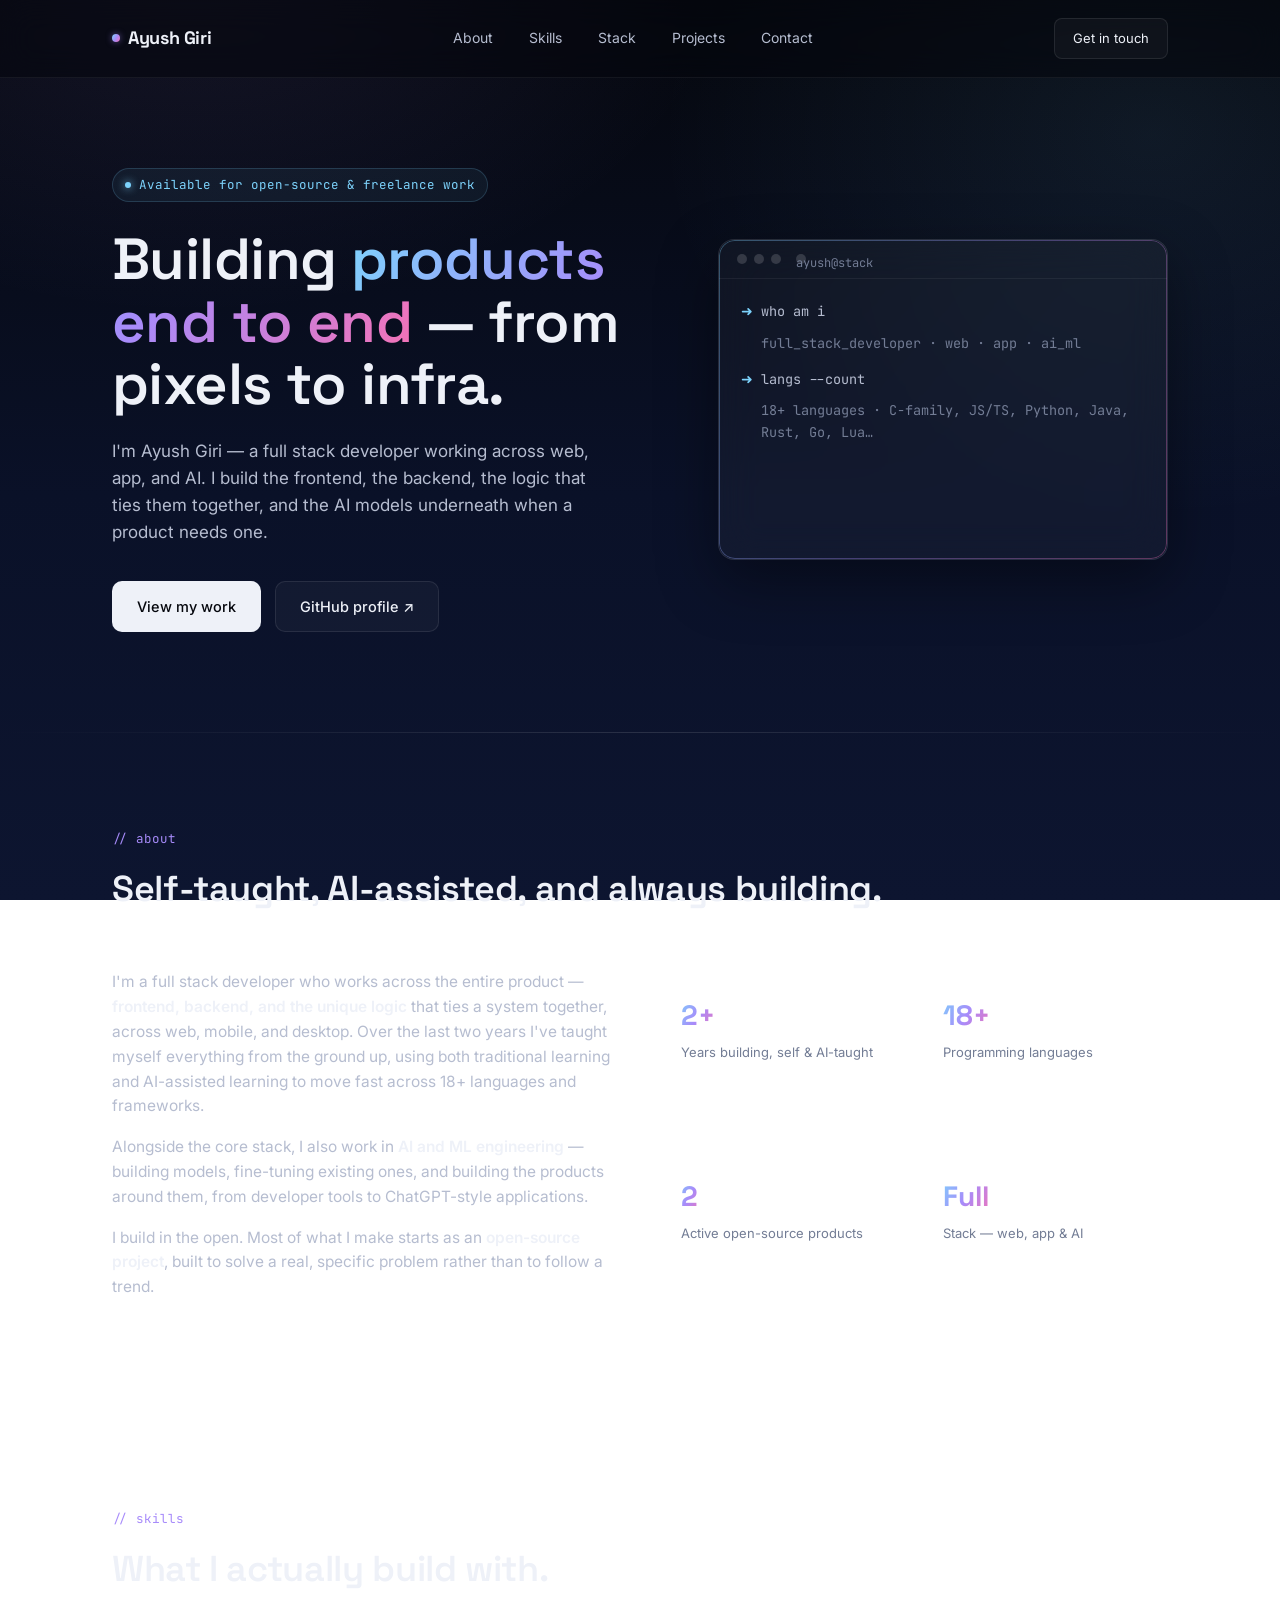
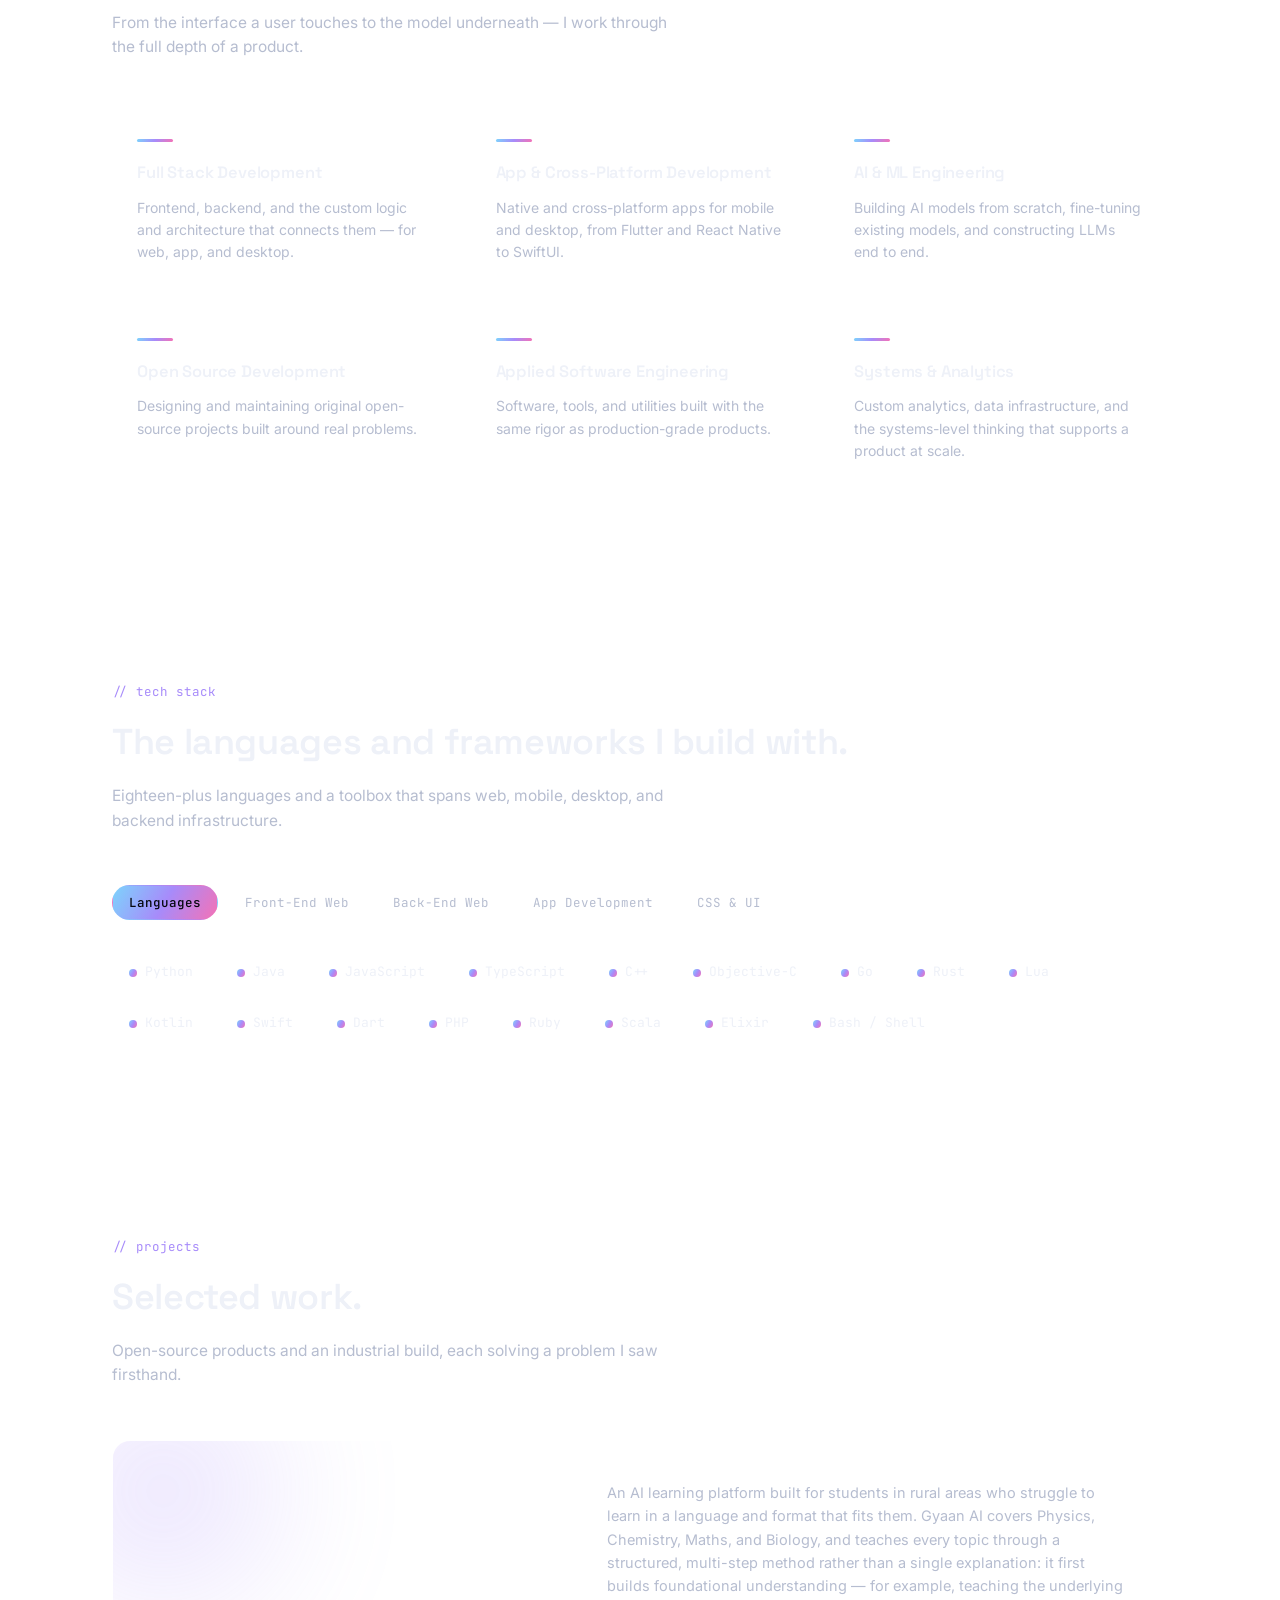
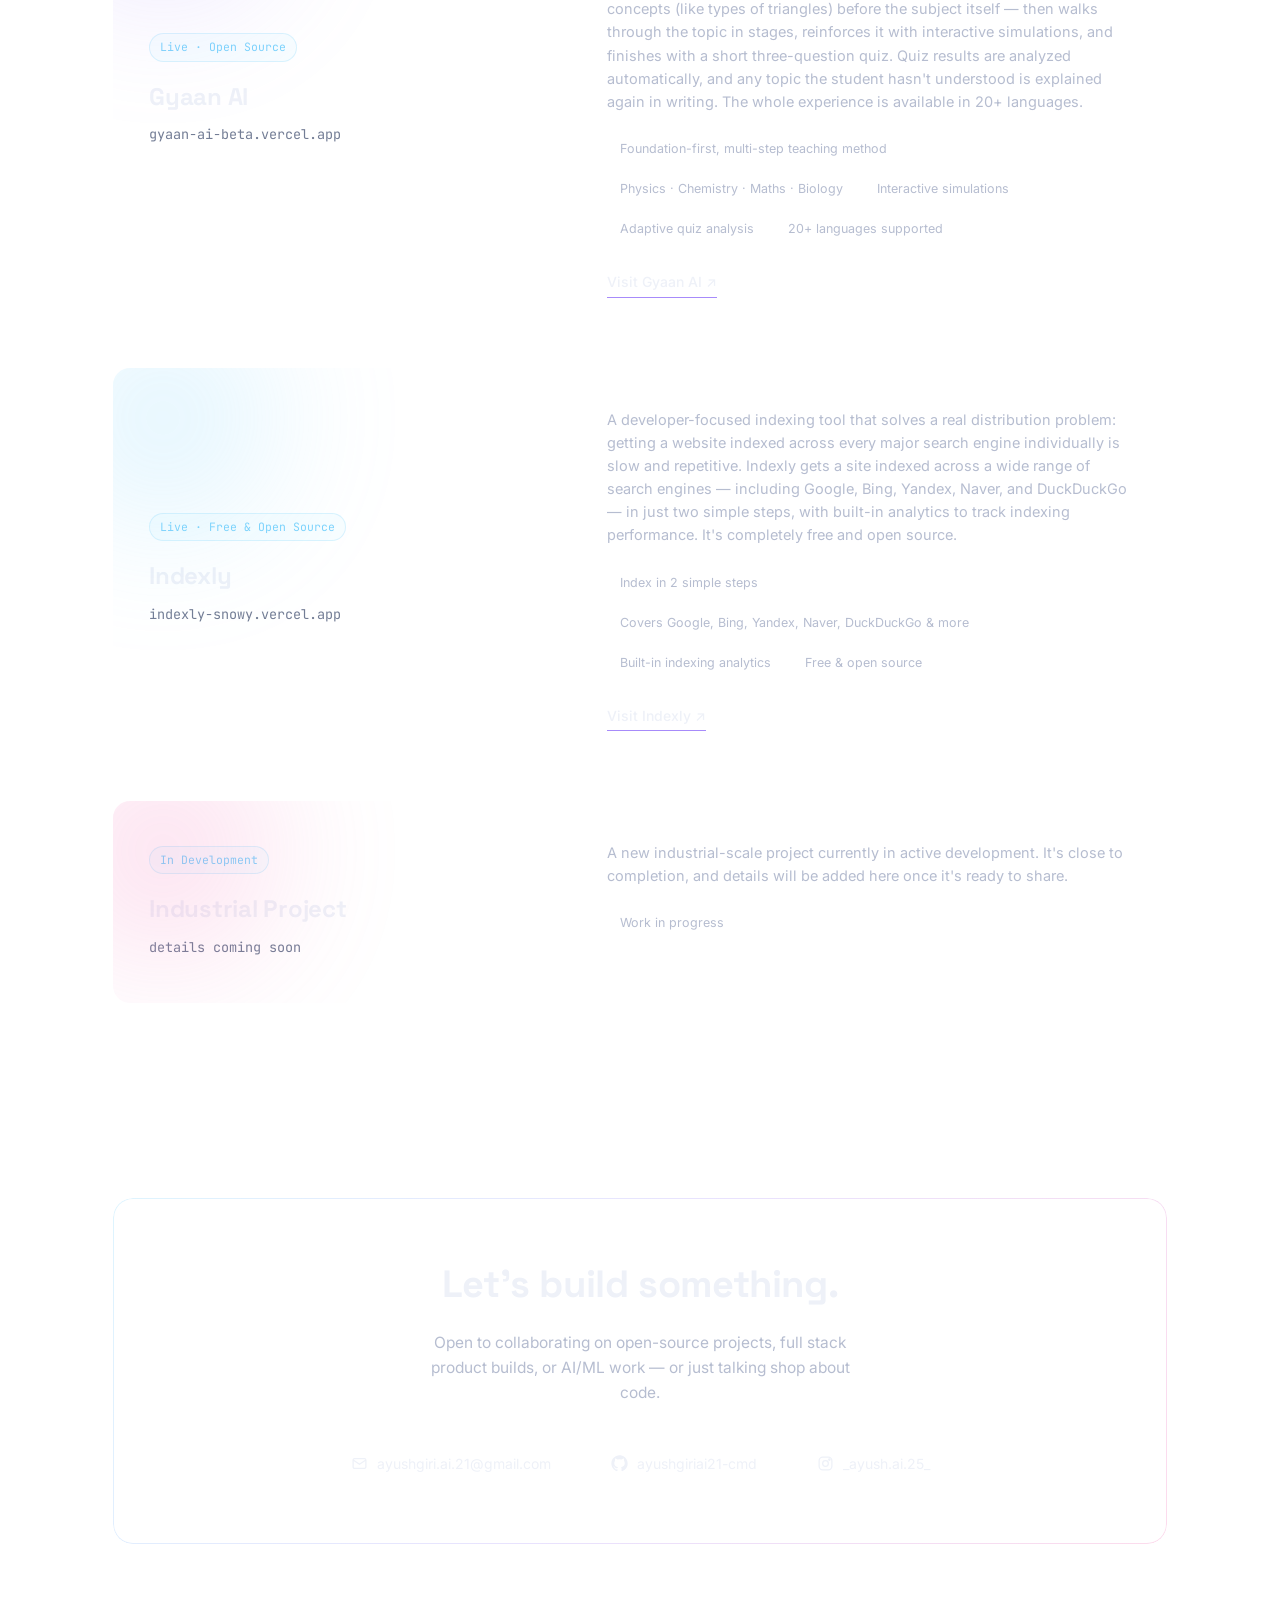
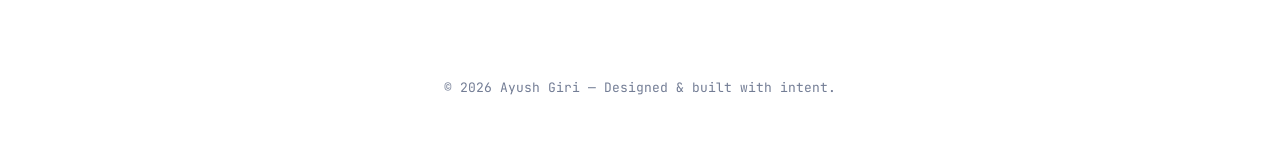
<file: index.html>
<!DOCTYPE html>
<html lang="en">
<head>
<meta charset="UTF-8" />
<meta name="viewport" content="width=device-width, initial-scale=1.0" />
<title>Ayush Giri — Full Stack Developer</title>
<meta name="description" content="Ayush Giri — Full Stack Developer building across web, app, and AI. 18+ languages, open-source products including Gyaan AI and Indexly." />

<!-- Google Fonts used across the whole site (see style.css :root for where each is applied) -->
<link rel="preconnect" href="https://fonts.googleapis.com">
<link rel="preconnect" href="https://fonts.gstatic.com" crossorigin>
<link href="https://fonts.googleapis.com/css2?family=Space+Grotesk:wght@400;500;600;700&family=Inter:wght@400;500;600&family=JetBrains+Mono:wght@400;500&display=swap" rel="stylesheet">

<!-- All visual styling lives in style.css. Colors/fonts are set once at
     the top of that file (:root variables) and used everywhere. -->
<link rel="stylesheet" href="style.css">
</head>
<body>

<!-- ============================================================
     NAV BAR
     "Ayush Giri" text + the small glowing dot both come from .logo.
     Add/remove a link in .nav-links to add a new nav item — just
     make sure the href="#id" matches a section id further down.
     ============================================================ -->
<header>
  <nav>
    <a href="#top" class="logo"><span class="dot"></span>Ayush Giri</a>
    <div class="nav-links">
      <a href="#about">About</a>
      <a href="#skills">Skills</a>
      <a href="#stack">Stack</a>
      <a href="#projects">Projects</a>
      <a href="#contact">Contact</a>
    </div>
    <a href="#contact" class="nav-cta">Get in touch</a>
  </nav>
</header>

<main id="top">

  <!-- ============================================================
       HERO SECTION
       - Edit the headline, sub-text, and the two buttons directly below.
       - Wrap any word(s) in <span class="accent">...</span> to give
         them the rainbow gradient highlight (see "products end to end").
       - The terminal card on the right is 100% generated by script.js —
         to change what it "types", edit the termScript array at the
         top of script.js, NOT this HTML.
       ============================================================ -->
  <section class="hero">
    <div class="wrap hero-grid">
      <div>
        <span class="eyebrow"><span class="pulse"></span>Available for open-source & freelance work</span>
        <h1>Building <span class="accent">products end to end</span> — from pixels to infra.</h1>
        <p class="lede">I'm Ayush Giri — a full stack developer working across web, app, and AI. I build the frontend, the backend, the logic that ties them together, and the AI models underneath when a product needs one.</p>
        <div class="hero-actions">
          <a href="#projects" class="btn btn-primary">View my work</a>
          <a href="https://github.com/ayushgiriai21-cmd" target="_blank" rel="noopener" class="btn btn-ghost">GitHub profile ↗</a>
        </div>
      </div>

      <!-- term-body is intentionally empty — script.js fills it in live -->
      <div class="term-card">
        <div class="term-bar">
          <span></span><span></span><span></span>
          <span class="title">ayush@stack</span>
        </div>
        <div class="term-body" id="term-body"></div>
      </div>
    </div>
  </section>

  <hr class="hairline" />

  <!-- ============================================================
       ABOUT SECTION
       - Edit the 3 paragraphs in .about-text freely.
       - To add/change a stat card (the "2+", "18+" boxes), copy one
         <div class="stat-card">...</div> block. Layout is automatic.
       ============================================================ -->
  <section id="about">
    <div class="wrap">
      <div class="section-head reveal">
        <span class="section-tag">// about</span>
        <h2>Self-taught, AI-assisted, and always building.</h2>
      </div>
      <div class="about-grid">
        <div class="about-text reveal">
          <p>I'm a full stack developer who works across the entire product — <strong>frontend, backend, and the unique logic</strong> that ties a system together, across web, mobile, and desktop. Over the last two years I've taught myself everything from the ground up, using both traditional learning and AI-assisted learning to move fast across 18+ languages and frameworks.</p>
          <p>Alongside the core stack, I also work in <strong>AI and ML engineering</strong> — building models, fine-tuning existing ones, and building the products around them, from developer tools to ChatGPT-style applications.</p>
          <p>I build in the open. Most of what I make starts as an <strong>open-source project</strong>, built to solve a real, specific problem rather than to follow a trend.</p>
        </div>

        <!-- STAT CARDS: copy a whole <div class="stat-card"> block to add a new one -->
        <div class="stat-row reveal">
          <div class="stat-card">
            <div class="num">2+</div>
            <div class="label">Years building, self &amp; AI-taught</div>
          </div>
          <div class="stat-card">
            <div class="num">18+</div>
            <div class="label">Programming languages</div>
          </div>
          <div class="stat-card">
            <div class="num">2</div>
            <div class="label">Active open-source products</div>
          </div>
          <div class="stat-card">
            <div class="num">Full</div>
            <div class="label">Stack — web, app &amp; AI</div>
          </div>
        </div>
      </div>
    </div>
  </section>

  <hr class="hairline" />

  <!-- ============================================================
       SKILLS SECTION
       To add a new skill card, copy one whole
         <div class="skill-card reveal"> ... </div>
       block (needs .icon-bar, <h3>, <p>). The grid auto-adjusts.
       ============================================================ -->
  <section id="skills">
    <div class="wrap">
      <div class="section-head reveal">
        <span class="section-tag">// skills</span>
        <h2>What I actually build with.</h2>
        <p>From the interface a user touches to the model underneath — I work through the full depth of a product.</p>
      </div>
      <div class="skills-grid">
        <div class="skill-card reveal">
          <div class="icon-bar"></div>
          <h3>Full Stack Development</h3>
          <p>Frontend, backend, and the custom logic and architecture that connects them — for web, app, and desktop.</p>
        </div>
        <div class="skill-card reveal">
          <div class="icon-bar"></div>
          <h3>App &amp; Cross-Platform Development</h3>
          <p>Native and cross-platform apps for mobile and desktop, from Flutter and React Native to SwiftUI.</p>
        </div>
        <div class="skill-card reveal">
          <div class="icon-bar"></div>
          <h3>AI &amp; ML Engineering</h3>
          <p>Building AI models from scratch, fine-tuning existing models, and constructing LLMs end to end.</p>
        </div>
        <div class="skill-card reveal">
          <div class="icon-bar"></div>
          <h3>Open Source Development</h3>
          <p>Designing and maintaining original open-source projects built around real problems.</p>
        </div>
        <div class="skill-card reveal">
          <div class="icon-bar"></div>
          <h3>Applied Software Engineering</h3>
          <p>Software, tools, and utilities built with the same rigor as production-grade products.</p>
        </div>
        <div class="skill-card reveal">
          <div class="icon-bar"></div>
          <h3>Systems &amp; Analytics</h3>
          <p>Custom analytics, data infrastructure, and the systems-level thinking that supports a product at scale.</p>
        </div>
      </div>
    </div>
  </section>

  <hr class="hairline" />

  <!-- ============================================================
       TECH STACK SECTION (tabbed)
       HOW TO ADD A NEW TAB (e.g. "Databases"):
         1. Add a button in .stack-tabs:
              <button class="stack-tab" data-tab="db">Databases</button>
         2. Add a matching panel anywhere below it:
              <div class="stack-panel" id="panel-db"> ... your chips ... </div>
         script.js already handles the click-to-switch logic for ANY
         tab/panel pair that follows this data-tab / id="panel-X" pattern
         — no JavaScript edits needed.

       HOW TO ADD A NEW ITEM INSIDE A TAB:
         Just add another <span class="chip">Name</span> inside the
         relevant .chip-row. Wraps automatically.
       ============================================================ -->
  <section id="stack">
    <div class="wrap">
      <div class="section-head reveal">
        <span class="section-tag">// tech stack</span>
        <h2>The languages and frameworks I build with.</h2>
        <p>Eighteen-plus languages and a toolbox that spans web, mobile, desktop, and backend infrastructure.</p>
      </div>

      <div class="reveal">
        <!-- TABS: each button's data-tab must match a panel's id="panel-X" below -->
        <div class="stack-tabs" role="tablist">
          <button class="stack-tab active" data-tab="langs">Languages</button>
          <button class="stack-tab" data-tab="frontend">Front-End Web</button>
          <button class="stack-tab" data-tab="backend">Back-End Web</button>
          <button class="stack-tab" data-tab="app">App Development</button>
          <button class="stack-tab" data-tab="ui">CSS &amp; UI</button>
        </div>

        <!-- LANGUAGES TAB -->
        <div class="stack-panel active" id="panel-langs">
          <div class="langs-band">
            <span class="lang-pill"><span class="swatch"></span>Python</span>
            <span class="lang-pill"><span class="swatch"></span>Java</span>
            <span class="lang-pill"><span class="swatch"></span>JavaScript</span>
            <span class="lang-pill"><span class="swatch"></span>TypeScript</span>
            <span class="lang-pill"><span class="swatch"></span>C++</span>
            <span class="lang-pill"><span class="swatch"></span>Objective-C</span>
            <span class="lang-pill"><span class="swatch"></span>Go</span>
            <span class="lang-pill"><span class="swatch"></span>Rust</span>
            <span class="lang-pill"><span class="swatch"></span>Lua</span>
            <span class="lang-pill"><span class="swatch"></span>Kotlin</span>
            <span class="lang-pill"><span class="swatch"></span>Swift</span>
            <span class="lang-pill"><span class="swatch"></span>Dart</span>
            <span class="lang-pill"><span class="swatch"></span>PHP</span>
            <span class="lang-pill"><span class="swatch"></span>Ruby</span>
            <span class="lang-pill"><span class="swatch"></span>Scala</span>
            <span class="lang-pill"><span class="swatch"></span>Elixir</span>
            <span class="lang-pill"><span class="swatch"></span>Bash / Shell</span>
          </div>
        </div>

        <!-- FRONT-END WEB TAB -->
        <div class="stack-panel" id="panel-frontend">
          <div class="stack-group">
            <span class="group-label">// core &amp; SSR frameworks</span>
            <div class="chip-row">
              <span class="chip">React.js</span>
              <span class="chip">Angular</span>
              <span class="chip">Vue.js</span>
              <span class="chip">Svelte</span>
              <span class="chip">Next.js</span>
              <span class="chip">Nuxt.js</span>
              <span class="chip">SvelteKit</span>
              <span class="chip">Remix</span>
              <span class="chip">Astro</span>
              <span class="chip">Gatsby</span>
              <span class="chip">Qwik</span>
            </div>
          </div>
          <div class="stack-group">
            <span class="group-label">// lightweight &amp; specialized</span>
            <div class="chip-row">
              <span class="chip">SolidJS</span>
              <span class="chip">Preact</span>
              <span class="chip">Ember.js</span>
              <span class="chip">Backbone.js</span>
              <span class="chip">Alpine.js</span>
              <span class="chip">Lit</span>
              <span class="chip">HTMX</span>
              <span class="chip">jQuery</span>
              <span class="chip">Blazor WebAssembly</span>
            </div>
          </div>
        </div>

        <!-- BACK-END WEB TAB -->
        <div class="stack-panel" id="panel-backend">
          <div class="stack-group">
            <span class="group-label">// node &amp; python</span>
            <div class="chip-row">
              <span class="chip">Express.js</span>
              <span class="chip">NestJS</span>
              <span class="chip">Koa.js</span>
              <span class="chip">Fastify</span>
              <span class="chip">AdonisJS</span>
              <span class="chip">Sails.js</span>
              <span class="chip">Strapi</span>
              <span class="chip">Django</span>
              <span class="chip">Flask</span>
              <span class="chip">FastAPI</span>
              <span class="chip">Sanic</span>
            </div>
          </div>
          <div class="stack-group">
            <span class="group-label">// jvm, .net, ruby &amp; php</span>
            <div class="chip-row">
              <span class="chip">Spring Boot</span>
              <span class="chip">Play Framework</span>
              <span class="chip">ASP.NET Core</span>
              <span class="chip">Laravel</span>
              <span class="chip">Symfony</span>
              <span class="chip">CodeIgniter</span>
              <span class="chip">CakePHP</span>
              <span class="chip">Ruby on Rails</span>
              <span class="chip">Sinatra</span>
            </div>
          </div>
          <div class="stack-group">
            <span class="group-label">// go, rust &amp; elixir</span>
            <div class="chip-row">
              <span class="chip">Fiber</span>
              <span class="chip">Gin</span>
              <span class="chip">Echo</span>
              <span class="chip">Rocket</span>
              <span class="chip">Actix-web</span>
              <span class="chip">Phoenix</span>
            </div>
          </div>
        </div>

        <!-- APP DEVELOPMENT TAB -->
        <div class="stack-panel" id="panel-app">
          <div class="stack-group">
            <span class="group-label">// cross-platform &amp; native</span>
            <div class="chip-row">
              <span class="chip">Flutter</span>
              <span class="chip">React Native</span>
              <span class="chip">SwiftUI</span>
              <span class="chip">Jetpack Compose</span>
              <span class="chip">Ionic</span>
              <span class="chip">.NET MAUI</span>
              <span class="chip">NativeScript</span>
              <span class="chip">Expo</span>
              <span class="chip">Qt</span>
              <span class="chip">Android SDK</span>
            </div>
          </div>
          <div class="stack-group">
            <span class="group-label">// desktop</span>
            <div class="chip-row">
              <span class="chip">Electron</span>
              <span class="chip">Tauri</span>
            </div>
          </div>
          <div class="stack-group">
            <span class="group-label">// backend-as-a-service</span>
            <div class="chip-row">
              <span class="chip">Firebase</span>
              <span class="chip">Supabase</span>
              <span class="chip">Appwrite</span>
              <span class="chip">AWS Amplify</span>
              <span class="chip">LoopBack</span>
              <span class="chip">Meteor</span>
            </div>
          </div>
        </div>

        <!-- CSS & UI TAB -->
        <div class="stack-panel" id="panel-ui">
          <div class="chip-row">
            <span class="chip">Tailwind CSS</span>
            <span class="chip">Bootstrap</span>
            <span class="chip">Material-UI</span>
            <span class="chip">Chakra UI</span>
            <span class="chip">Bulma</span>
            <span class="chip">Semantic UI</span>
            <span class="chip">Foundation</span>
            <span class="chip">Ant Design</span>
            <span class="chip">DaisyUI</span>
            <span class="chip">PrimeReact / PrimeVue</span>
          </div>
        </div>
      </div>
    </div>
  </section>

  <hr class="hairline" />

  <!-- ============================================================
       PROJECTS SECTION
       TO ADD A NEW PROJECT: copy one ENTIRE block below, from
       <div class="project-card pX reveal"> down to its closing </div>.
         1. Change "pX" to a new unique class, e.g. "p4"
         2. In style.css, add ONE line for its glow color:
              .p4 .glow { background: var(--prism-cyan); }   (or any color)
         3. Edit the tagchip / title / link / description / feature pills
       That's it — no other layout work needed, it matches automatically.
       ============================================================ -->
  <section id="projects">
    <div class="wrap">
      <div class="section-head reveal">
        <span class="section-tag">// projects</span>
        <h2>Selected work.</h2>
        <p>Open-source products and an industrial build, each solving a problem I saw firsthand.</p>
      </div>

      <!-- PROJECT 1: Gyaan AI -->
      <div class="project-card p1 reveal">
        <div class="project-visual p1">
          <div class="glow"></div>
          <span class="tagchip">Live · Open Source</span>
          <h3>Gyaan AI</h3>
          <div class="sub">gyaan-ai-beta.vercel.app</div>
        </div>
        <div class="project-content">
          <p>An AI learning platform built for students in rural areas who struggle to learn in a language and format that fits them. Gyaan AI covers Physics, Chemistry, Maths, and Biology, and teaches every topic through a structured, multi-step method rather than a single explanation: it first builds foundational understanding — for example, teaching the underlying concepts (like types of triangles) before the subject itself — then walks through the topic in stages, reinforces it with interactive simulations, and finishes with a short three-question quiz. Quiz results are analyzed automatically, and any topic the student hasn't understood is explained again in writing. The whole experience is available in 20+ languages.</p>
          <div class="feats">
            <span class="feat">Foundation-first, multi-step teaching method</span>
            <span class="feat">Physics · Chemistry · Maths · Biology</span>
            <span class="feat">Interactive simulations</span>
            <span class="feat">Adaptive quiz analysis</span>
            <span class="feat">20+ languages supported</span>
          </div>
          <a href="https://gyaan-ai-beta.vercel.app" target="_blank" rel="noopener" class="project-link">Visit Gyaan AI ↗</a>
        </div>
      </div>

      <!-- PROJECT 2: Indexly -->
      <div class="project-card p2 reveal">
        <div class="project-visual p2">
          <div class="glow"></div>
          <span class="tagchip">Live · Free &amp; Open Source</span>
          <h3>Indexly</h3>
          <div class="sub">indexly-snowy.vercel.app</div>
        </div>
        <div class="project-content">
          <p>A developer-focused indexing tool that solves a real distribution problem: getting a website indexed across every major search engine individually is slow and repetitive. Indexly gets a site indexed across a wide range of search engines — including Google, Bing, Yandex, Naver, and DuckDuckGo — in just two simple steps, with built-in analytics to track indexing performance. It's completely free and open source.</p>
          <div class="feats">
            <span class="feat">Index in 2 simple steps</span>
            <span class="feat">Covers Google, Bing, Yandex, Naver, DuckDuckGo &amp; more</span>
            <span class="feat">Built-in indexing analytics</span>
            <span class="feat">Free &amp; open source</span>
          </div>
          <a href="https://indexly-snowy.vercel.app" target="_blank" rel="noopener" class="project-link">Visit Indexly ↗</a>
        </div>
      </div>

      <!-- PROJECT 3: Industrial Project (placeholder until it ships) -->
      <div class="project-card p3 reveal">
        <div class="project-visual p3">
          <div class="glow"></div>
          <span class="tagchip">In Development</span>
          <h3>Industrial Project</h3>
          <div class="sub">details coming soon</div>
        </div>
        <div class="project-content">
          <p>A new industrial-scale project currently in active development. It's close to completion, and details will be added here once it's ready to share.</p>
          <div class="feats">
            <span class="feat">Work in progress</span>
          </div>
        </div>
      </div>

      <!-- ADD YOUR NEXT PROJECT HERE — copy a whole block above this comment -->
    </div>
  </section>

  <hr class="hairline" />

  <!-- ============================================================
       CONTACT SECTION
       To add a new contact method, copy one <a class="social-pill">
       block (needs an <svg> icon + label text). All icons here are
       official, brand-style outline icons (free to use, no license
       needed) so everything stays visually consistent.
       ============================================================ -->
  <section id="contact">
    <div class="wrap">
      <div class="contact-card reveal">
        <h2>Let's build something.</h2>
        <p>Open to collaborating on open-source projects, full stack product builds, or AI/ML work — or just talking shop about code.</p>
        <div class="social-row">

          <!-- Email -->
          <a href="mailto:ayushgiri.ai.21@gmail.com" class="social-pill">
            <svg viewBox="0 0 24 24" fill="none" stroke="currentColor" stroke-width="1.8"><rect x="3" y="5" width="18" height="14" rx="2"/><path d="m3 7 9 6 9-6"/></svg>
            ayushgiri.ai.21@gmail.com
          </a>

          <!-- GitHub -->
          <a href="https://github.com/ayushgiriai21-cmd" target="_blank" rel="noopener" class="social-pill">
            <svg viewBox="0 0 24 24" fill="currentColor"><path d="M12 .5C5.73.5.5 5.74.5 12.02c0 5.02 3.29 9.28 7.86 10.78.58.1.79-.25.79-.56 0-.28-.01-1.02-.02-2-3.2.7-3.88-1.54-3.88-1.54-.52-1.33-1.28-1.68-1.28-1.68-1.04-.72.08-.7.08-.7 1.15.08 1.76 1.18 1.76 1.18 1.03 1.76 2.7 1.26 3.36.96.1-.75.4-1.26.73-1.55-2.56-.29-5.25-1.28-5.25-5.7 0-1.26.45-2.28 1.18-3.09-.12-.29-.51-1.46.11-3.04 0 0 .97-.31 3.18 1.18a11.02 11.02 0 0 1 5.79 0c2.2-1.49 3.17-1.18 3.17-1.18.63 1.58.24 2.75.12 3.04.74.81 1.18 1.83 1.18 3.09 0 4.43-2.7 5.4-5.27 5.69.42.36.78 1.08.78 2.17 0 1.57-.02 2.83-.02 3.22 0 .31.21.67.8.56A10.53 10.53 0 0 0 23.5 12c0-6.27-5.23-11.5-11.5-11.5Z"/></svg>
            ayushgiriai21-cmd
          </a>

          <!-- Instagram -->
          <a href="https://instagram.com/_ayush.ai.25_" target="_blank" rel="noopener" class="social-pill">
            <svg viewBox="0 0 24 24" fill="none" stroke="currentColor" stroke-width="1.8"><rect x="3" y="3" width="18" height="18" rx="5"/><circle cx="12" cy="12" r="4"/><circle cx="17.5" cy="6.5" r="1"/></svg>
            _ayush.ai.25_
          </a>

          <!-- ADD YOUR NEXT SOCIAL/CONTACT LINK HERE — copy a whole <a class="social-pill"> block -->
        </div>
      </div>
    </div>
  </section>

</main>

<footer>
  <div class="wrap">
    <span class="mono">© 2026 Ayush Giri — Designed &amp; built with intent.</span>
  </div>
</footer>

<!-- All interactive behavior (scroll-reveal, tab switching, terminal
     typewriter) lives in script.js, loaded once at the very end. -->
<script src="script.js"></script>

</body>
</html>
</file>
<file: style.css>
/* ============================================================
   AYUSH GIRI — PORTFOLIO STYLESHEET
   ============================================================
   HOW THIS FILE IS ORGANIZED
   - All colors/fonts live in :root as variables. Change a color
     ONCE here and it updates everywhere on the site automatically.
   - Below that, styles are grouped by section, in the same order
     they appear on the page (Nav, Hero, About, Skills, Stack,
     Projects, Contact, Footer, Responsive).
   - Classes are reusable "building blocks" (e.g. .chip, .feat,
     .stat-card). To add new content, reuse these classes in
     index.html instead of inventing new ones — see the comments
     in index.html for exactly where to copy/paste.
   ============================================================ */

/* ------------------------------------------------------------
   THEME VARIABLES — edit colors/fonts here, nowhere else.
   These are used everywhere via var(--name). Change a value on
   the left and every element using it updates automatically.
   ------------------------------------------------------------ */
:root {
  --bg-black: #05070d;         /* darkest background tone */
  --bg-navy: #0a1128;          /* mid background tone */
  --bg-navy-2: #0d1530;        /* lightest background tone (bottom of page) */

  --glass-fill: rgba(255,255,255,0.035);        /* default "glass" card background */
  --glass-fill-strong: rgba(255,255,255,0.06);  /* glass background on hover */
  --glass-border: rgba(255,255,255,0.09);       /* default glass card border */

  --text-hi: #eef1f8;   /* main heading / high-emphasis text */
  --text-mid: #b6bdd0;  /* body / paragraph text */
  --text-low: #737d95;  /* muted / label / caption text */

  /* the "rainbow glass" prism accent colors used for borders, glows, gradients */
  --prism-cyan: #7dd3fc;
  --prism-violet: #a78bfa;
  --prism-pink: #f472b6;
  --prism-gradient: linear-gradient(120deg, var(--prism-cyan), var(--prism-violet), var(--prism-pink));
}

/* ------------------------------------------------------------
   RESET & BASE — global defaults for the whole page
   ------------------------------------------------------------ */
* { margin: 0; padding: 0; box-sizing: border-box; }

html { scroll-behavior: smooth; } /* smooth scroll when clicking nav links */

body {
  background:
    radial-gradient(ellipse 900px 600px at 15% -5%, rgba(167,139,250,0.10), transparent 60%),
    radial-gradient(ellipse 900px 700px at 90% 15%, rgba(125,211,252,0.08), transparent 55%),
    linear-gradient(180deg, var(--bg-black) 0%, var(--bg-navy) 55%, var(--bg-navy-2) 100%);
  background-attachment: fixed;
  color: var(--text-hi);
  font-family: 'Inter', sans-serif;
  line-height: 1.6;
  overflow-x: hidden;
  min-height: 100vh;
}

::selection { background: rgba(167,139,250,0.35); color: #fff; }

a { color: inherit; text-decoration: none; }

/* .wrap = the standard centered content container used inside every section.
   Change max-width here to make the whole site narrower/wider everywhere. */
.wrap { max-width: 1120px; margin: 0 auto; padding: 0 32px; }

h1, h2, h3, h4 { font-family: 'Space Grotesk', sans-serif; letter-spacing: -0.01em; }

.mono { font-family: 'JetBrains Mono', monospace; }

/* keyboard focus outline, for accessibility */
a:focus-visible, button:focus-visible {
  outline: 2px solid var(--prism-cyan);
  outline-offset: 3px;
  border-radius: 4px;
}

/* ============================================================
   NAV BAR
   ============================================================ */
header {
  position: fixed;
  top: 0; left: 0; right: 0;
  z-index: 100;
  backdrop-filter: blur(16px);
  -webkit-backdrop-filter: blur(16px);
  background: rgba(5,7,13,0.55);
  border-bottom: 1px solid rgba(255,255,255,0.06);
}
nav {
  max-width: 1120px;
  margin: 0 auto;
  padding: 18px 32px;
  display: flex;
  align-items: center;
  justify-content: space-between;
}
.logo {
  font-family: 'Space Grotesk', sans-serif;
  font-weight: 700;
  font-size: 18px;
  letter-spacing: -0.02em;
  display: flex;
  align-items: center;
  gap: 8px;
}
/* small glowing dot before the name in the logo */
.logo .dot {
  width: 8px; height: 8px; border-radius: 50%;
  background: var(--prism-gradient);
  box-shadow: 0 0 6px rgba(167,139,250,0.5); /* kept tight so it never overlaps the text next to it */
  flex-shrink: 0;
  transition: transform 0.5s ease;
}
.logo:hover .dot { transform: rotate(180deg) scale(1.3); } /* small hover flourish */

.nav-links {
  display: flex;
  gap: 36px;
  font-size: 14px;
  color: var(--text-mid);
}
.nav-links a { transition: color 0.2s ease; position: relative; }
.nav-links a:hover { color: var(--text-hi); }
.nav-cta {
  font-size: 13px;
  padding: 9px 18px;
  border-radius: 8px;
  border: 1px solid var(--glass-border);
  background: var(--glass-fill);
  transition: all 0.25s ease;
}
.nav-cta:hover { border-color: rgba(167,139,250,0.5); background: var(--glass-fill-strong); }

/* ============================================================
   HERO (top banner with the animated terminal card)
   ============================================================ */
.hero { padding: 168px 0 100px; position: relative; }
.hero-grid {
  display: grid;
  grid-template-columns: 1.1fr 0.9fr;
  gap: 56px;
  align-items: center;
}
.eyebrow {
  display: inline-flex;
  align-items: center;
  gap: 8px;
  font-family: 'JetBrains Mono', monospace;
  font-size: 12.5px;
  color: var(--prism-cyan);
  background: rgba(125,211,252,0.06);
  border: 1px solid rgba(125,211,252,0.18);
  padding: 6px 12px;
  border-radius: 20px;
  margin-bottom: 26px;
}
.eyebrow .pulse {
  width: 6px; height: 6px; border-radius: 50%;
  background: var(--prism-cyan);
  box-shadow: 0 0 8px var(--prism-cyan);
  animation: pulse 2s ease-in-out infinite;
}
@keyframes pulse { 0%,100% { opacity: 1; } 50% { opacity: 0.35; } }

.hero h1 {
  font-size: clamp(38px, 5vw, 58px);
  font-weight: 600;
  line-height: 1.08;
  margin-bottom: 22px;
}
/* wrap any word(s) in <span class="accent">...</span> in the HTML
   to give them the rainbow gradient highlight used in the headline */
.hero h1 .accent {
  background: var(--prism-gradient);
  -webkit-background-clip: text;
  background-clip: text;
  color: transparent;
}
.hero p.lede {
  font-size: 17px;
  color: var(--text-mid);
  max-width: 480px;
  margin-bottom: 34px;
}
.hero-actions { display: flex; gap: 14px; flex-wrap: wrap; }

/* Reusable buttons: .btn is the base, add .btn-primary (solid white)
   or .btn-ghost (outlined glass) for the two available styles. */
.btn {
  display: inline-flex;
  align-items: center;
  gap: 8px;
  padding: 13px 24px;
  border-radius: 10px;
  font-size: 14.5px;
  font-weight: 500;
  transition: all 0.25s ease;
  border: 1px solid transparent;
}
.btn-primary { background: var(--text-hi); color: #05070d; }
.btn-primary:hover { transform: translateY(-2px); box-shadow: 0 8px 24px rgba(238,241,248,0.15); }
.btn-ghost {
  border: 1px solid var(--glass-border);
  background: var(--glass-fill);
  color: var(--text-hi);
}
.btn-ghost:hover { border-color: rgba(167,139,250,0.45); transform: translateY(-2px); }

/* ---- Terminal signature card (the animated typing box in the hero) ---- */
.term-card {
  position: relative;
  border-radius: 16px;
  background: var(--glass-fill);
  border: 1px solid var(--glass-border);
  backdrop-filter: blur(20px);
  -webkit-backdrop-filter: blur(20px);
  overflow: hidden;
  box-shadow: 0 20px 60px rgba(0,0,0,0.4);
}
/* this ::before draws the thin rainbow-gradient border around the card */
.term-card::before {
  content: '';
  position: absolute;
  inset: 0;
  padding: 1px;
  border-radius: 16px;
  background: var(--prism-gradient);
  opacity: 0.35;
  -webkit-mask: linear-gradient(#fff 0 0) content-box, linear-gradient(#fff 0 0);
  -webkit-mask-composite: xor;
  mask-composite: exclude;
  pointer-events: none;
}
.term-bar {
  display: flex;
  align-items: center;
  gap: 7px;
  padding: 14px 18px;
  border-bottom: 1px solid rgba(255,255,255,0.06);
}
.term-bar span { width: 10px; height: 10px; border-radius: 50%; background: rgba(255,255,255,0.15); }
.term-bar .title { margin-left: 8px; font-family: 'JetBrains Mono', monospace; font-size: 12px; color: var(--text-low); white-space: nowrap; }
/* #term-body's content is generated entirely by script.js (typewriter effect).
   Editing the typed lines is done in script.js, not here — see comments there. */
.term-body {
  padding: 22px 22px 26px;
  font-family: 'JetBrains Mono', monospace;
  font-size: 13.5px;
  color: var(--text-mid);
  min-height: 280px;
}
.term-line { margin-bottom: 10px; display: flex; gap: 8px; }
.term-line .prompt { color: var(--prism-cyan); flex-shrink: 0; }
.term-out { color: var(--text-low); padding-left: 20px; margin-bottom: 14px; }
.term-out-fade { opacity: 0; transform: translateY(4px); transition: opacity 0.35s ease, transform 0.35s ease; }
.term-out-fade.in { opacity: 1; transform: translateY(0); }
.skill-tag {
  display: inline-block;
  padding: 3px 10px;
  margin: 3px 4px 3px 0;
  border-radius: 6px;
  font-size: 12px;
  background: rgba(255,255,255,0.04);
  border: 1px solid rgba(255,255,255,0.08);
  color: var(--text-hi);
}
/* blinking text cursor used by the terminal typewriter animation */
.cursor {
  display: inline-block;
  width: 7px; height: 15px;
  background: var(--prism-cyan);
  animation: blink 1s step-end infinite;
  vertical-align: text-bottom;
}
@keyframes blink { 50% { opacity: 0; } }

/* ============================================================
   SHARED SECTION STYLES
   Every <section> on the page (About, Skills, Stack, Projects,
   Contact) reuses this same "section-head" block for its title:
     <span class="section-tag">// something</span>
     <h2>Heading</h2>
     <p>Optional subtext</p>
   Add a new section anywhere and reuse this exact structure to
   automatically match the site's look.
   ============================================================ */
section { padding: 96px 0; position: relative; }
.section-head { margin-bottom: 52px; }
.section-tag {
  font-family: 'JetBrains Mono', monospace;
  font-size: 12.5px;
  color: var(--prism-violet);
  margin-bottom: 12px;
  display: block;
}
.section-head h2 { font-size: clamp(26px, 3.4vw, 36px); font-weight: 600; }
.section-head p {
  color: var(--text-mid);
  font-size: 15.5px;
  max-width: 560px;
  margin-top: 12px;
}
/* thin gradient divider line placed between sections */
.hairline {
  height: 1px;
  background: linear-gradient(90deg, transparent, rgba(255,255,255,0.12), transparent);
  border: none;
}

/* ============================================================
   ABOUT SECTION
   ============================================================ */
.about-grid { display: grid; grid-template-columns: 1fr 1fr; gap: 40px; }
.about-text { color: var(--text-mid); font-size: 15.5px; }
.about-text p { margin-bottom: 16px; }
.about-text strong { color: var(--text-hi); font-weight: 600; }

/* Stat cards ("2+", "18+", etc.) — to add another stat, copy one
   <div class="stat-card">...</div> block in index.html. The grid
   below will automatically re-flow to fit it (2 columns per row). */
.stat-row { display: grid; grid-template-columns: 1fr 1fr; gap: 16px; }
.stat-card {
  background: var(--glass-fill);
  border: 1px solid var(--glass-border);
  border-radius: 14px;
  padding: 22px 20px;
  backdrop-filter: blur(14px);
  -webkit-backdrop-filter: blur(14px);
  transition: transform 0.3s ease, border-color 0.3s ease;
}
.stat-card:hover { transform: translateY(-3px); border-color: rgba(125,211,252,0.3); }
.stat-card .num {
  font-family: 'Space Grotesk', sans-serif;
  font-size: 28px;
  font-weight: 700;
  background: var(--prism-gradient);
  -webkit-background-clip: text;
  background-clip: text;
  color: transparent;
  display: inline-block;
  transition: transform 0.3s ease;
}
.stat-card:hover .num { transform: scale(1.08); }
.stat-card .label { color: var(--text-low); font-size: 13px; margin-top: 4px; }

/* ============================================================
   SKILLS SECTION
   To add a new skill card, copy one <div class="skill-card">
   block in index.html (needs .icon-bar, <h3>, <p>). The 3-column
   grid below reflows automatically for any number of cards.
   ============================================================ */
.skills-grid {
  display: grid;
  grid-template-columns: repeat(3, 1fr);
  gap: 20px;
  perspective: 900px; /* enables the subtle 3D tilt on hover below */
}
.skill-card {
  background: var(--glass-fill);
  border: 1px solid var(--glass-border);
  border-radius: 14px;
  padding: 26px 24px;
  backdrop-filter: blur(14px);
  -webkit-backdrop-filter: blur(14px);
  transition: transform 0.3s ease, border-color 0.3s ease;
  position: relative;
  overflow: hidden;
}
.skill-card:hover { transform: translateY(-4px) rotateX(3deg) rotateY(-2deg); border-color: rgba(167,139,250,0.35); }
.skill-card .icon-bar {
  width: 36px; height: 3px;
  background: var(--prism-gradient);
  border-radius: 2px;
  margin-bottom: 18px;
  transition: width 0.35s ease;
}
.skill-card:hover .icon-bar { width: 56px; }
.skill-card h3 { font-size: 16.5px; font-weight: 600; margin-bottom: 10px; }
.skill-card p { color: var(--text-mid); font-size: 14px; }

/* ============================================================
   TECH STACK SECTION (tabbed: Languages / Front-End / Back-End / App / UI)
   To add a brand-new tab: (1) add a button.stack-tab with a new
   data-tab="xyz" in index.html, (2) add a matching
   <div class="stack-panel" id="panel-xyz"> with your chips inside.
   script.js already handles the click-to-switch logic generically
   — no JS changes needed for new tabs.
   ============================================================ */
.stack-tabs { display: flex; gap: 10px; flex-wrap: wrap; margin-bottom: 32px; }
.stack-tab {
  font-family: 'JetBrains Mono', monospace;
  font-size: 12.5px;
  padding: 8px 16px;
  border-radius: 20px;
  border: 1px solid var(--glass-border);
  background: var(--glass-fill);
  color: var(--text-mid);
  cursor: pointer;
  transition: all 0.25s ease;
}
.stack-tab:hover { color: var(--text-hi); border-color: rgba(167,139,250,0.35); }
.stack-tab.active {
  color: #05070d;
  background: var(--prism-gradient);
  border-color: transparent;
  font-weight: 500;
}
.stack-panel { display: none; }
.stack-panel.active { display: block; animation: fadeIn 0.4s ease; }
@keyframes fadeIn { from { opacity: 0; transform: translateY(6px); } to { opacity: 1; transform: translateY(0); } }

/* a stack-group is one labelled row of chips inside a tab, e.g. "// core & SSR frameworks" */
.stack-group { margin-bottom: 26px; }
.stack-group:last-child { margin-bottom: 0; }
.stack-group .group-label {
  font-family: 'JetBrains Mono', monospace;
  font-size: 12px;
  color: var(--prism-cyan);
  margin-bottom: 12px;
  display: block;
  letter-spacing: 0.02em;
}
/* .chip = a single pill for one framework/tool/language name.
   To add a new item anywhere in the Stack section, just add
   another <span class="chip">Name</span> — no extra CSS needed. */
.chip-row { display: flex; flex-wrap: wrap; gap: 9px; }
.chip {
  font-size: 13px;
  padding: 7px 14px;
  border-radius: 8px;
  background: var(--glass-fill);
  border: 1px solid var(--glass-border);
  color: var(--text-mid);
  transition: all 0.22s ease;
  position: relative;
}
.chip:hover {
  color: var(--text-hi);
  border-color: rgba(167,139,250,0.4);
  background: var(--glass-fill-strong);
  transform: translateY(-2px);
}

/* the Languages tab uses slightly larger pills with a colored dot */
.langs-band { display: flex; flex-wrap: wrap; gap: 10px; margin-top: 18px; }
.lang-pill {
  display: inline-flex;
  align-items: center;
  gap: 8px;
  font-family: 'JetBrains Mono', monospace;
  font-size: 13px;
  padding: 9px 16px;
  border-radius: 10px;
  background: var(--glass-fill);
  border: 1px solid var(--glass-border);
  backdrop-filter: blur(10px);
  transition: all 0.25s ease;
}
.lang-pill:hover { border-color: rgba(167,139,250,0.4); transform: translateY(-2px); }
.lang-pill .swatch { width: 8px; height: 8px; border-radius: 50%; background: var(--prism-gradient); flex-shrink: 0; }

/* ============================================================
   PROJECTS SECTION
   To add a NEW PROJECT CARD: copy one entire
     <div class="project-card pX reveal"> ... </div>
   block in index.html, give it a new class (e.g. "p4"), and add
   a matching ".p4 .glow { background: ... }" rule below to pick
   its glow color. Everything else (layout, hover, spacing) is
   automatic — you only ever touch the content and the one color line.
   ============================================================ */
.project-card {
  display: grid;
  grid-template-columns: 1fr 1.3fr;
  gap: 0;
  background: var(--glass-fill);
  border: 1px solid var(--glass-border);
  border-radius: 18px;
  overflow: hidden;
  margin-bottom: 28px;
  backdrop-filter: blur(16px);
  -webkit-backdrop-filter: blur(16px);
  position: relative;
  transition: transform 0.35s ease, border-color 0.35s ease;
}
.project-card:hover { transform: translateY(-3px); border-color: rgba(167,139,250,0.3); }
.project-card:last-child { margin-bottom: 0; }
.project-visual {
  padding: 40px 36px;
  display: flex;
  flex-direction: column;
  justify-content: center;
  border-right: 1px solid rgba(255,255,255,0.06);
  position: relative;
}
/* soft glowing blob behind each project's left panel, slowly drifting */
.project-visual .glow {
  position: absolute;
  width: 220px; height: 220px;
  border-radius: 50%;
  filter: blur(70px);
  opacity: 0.22;
  top: -60px; left: -60px;
  animation: drift 9s ease-in-out infinite;
}
@keyframes drift {
  0%, 100% { transform: translate(0, 0) scale(1); }
  50% { transform: translate(18px, 14px) scale(1.12); }
}
/* one glow color per project card — add a new ".pN .glow" line here
   for each new project card you add (pick any of the 3 prism vars,
   or introduce a new color) */
.p1 .glow { background: var(--prism-violet); }
.p2 .glow { background: var(--prism-cyan); }
.p3 .glow { background: var(--prism-pink); }

.project-visual .tagchip {
  font-family: 'JetBrains Mono', monospace;
  font-size: 11.5px;
  color: var(--prism-cyan);
  border: 1px solid rgba(125,211,252,0.25);
  background: rgba(125,211,252,0.06);
  padding: 4px 10px;
  border-radius: 20px;
  width: fit-content;
  margin-bottom: 16px;
}
.project-visual h3 { font-size: 24px; margin-bottom: 8px; }
.project-visual .sub { color: var(--text-low); font-size: 13.5px; font-family: 'JetBrains Mono', monospace; }
.project-content { padding: 40px 36px; }
.project-content p { color: var(--text-mid); font-size: 14.5px; margin-bottom: 20px; }
/* .feat = one small pill inside a project card listing a feature.
   Add/remove <span class="feat">...</span> freely — they wrap automatically. */
.project-content .feats { display: flex; flex-wrap: wrap; gap: 8px; margin-bottom: 24px; }
.feat {
  font-size: 12.5px;
  padding: 5px 12px;
  border-radius: 20px;
  background: rgba(255,255,255,0.04);
  border: 1px solid rgba(255,255,255,0.08);
  color: var(--text-mid);
}
.project-link {
  display: inline-flex;
  align-items: center;
  gap: 8px;
  font-size: 14px;
  font-weight: 500;
  color: var(--text-hi);
  border-bottom: 1px solid var(--prism-violet);
  padding-bottom: 3px;
  transition: gap 0.25s ease;
}
.project-link:hover { gap: 12px; }

/* ============================================================
   CONTACT SECTION
   To add a new contact method (e.g. LinkedIn, Twitter/X), copy
   one <a class="social-pill"> block in index.html — include an
   <svg> icon and the label text. It lines up automatically.
   ============================================================ */
.contact-card {
  background: var(--glass-fill);
  border: 1px solid var(--glass-border);
  border-radius: 20px;
  padding: 56px;
  text-align: center;
  backdrop-filter: blur(18px);
  -webkit-backdrop-filter: blur(18px);
  position: relative;
  overflow: hidden;
}
.contact-card::before {
  content: '';
  position: absolute;
  inset: 0;
  padding: 1px;
  border-radius: 20px;
  background: var(--prism-gradient);
  opacity: 0.25;
  -webkit-mask: linear-gradient(#fff 0 0) content-box, linear-gradient(#fff 0 0);
  -webkit-mask-composite: xor;
  mask-composite: exclude;
  pointer-events: none;
}
.contact-card h2 { font-size: clamp(26px, 4vw, 38px); margin-bottom: 16px; }
.contact-card p { color: var(--text-mid); font-size: 15.5px; max-width: 460px; margin: 0 auto 34px; }
.social-row { display: flex; justify-content: center; gap: 14px; flex-wrap: wrap; }
.social-pill {
  display: inline-flex;
  align-items: center;
  gap: 9px;
  padding: 12px 22px;
  border-radius: 10px;
  border: 1px solid var(--glass-border);
  background: rgba(255,255,255,0.02);
  font-size: 14px;
  transition: all 0.25s ease;
}
.social-pill:hover { border-color: rgba(167,139,250,0.4); transform: translateY(-2px); background: rgba(255,255,255,0.05); }
.social-pill svg { width: 17px; height: 17px; }

/* ============================================================
   FOOTER
   ============================================================ */
footer { padding: 36px 0 48px; text-align: center; color: var(--text-low); font-size: 13px; }
footer .mono { color: var(--text-low); }

/* ============================================================
   SCROLL-REVEAL ANIMATION
   Any element with class="reveal" starts invisible and fades/slides
   up into place the first time it scrolls into view (handled by
   script.js). Add class="reveal" to any new block you want animated.
   ============================================================ */
.reveal { opacity: 0; transform: translateY(18px); transition: opacity 0.7s ease, transform 0.7s ease; }
.reveal.in { opacity: 1; transform: translateY(0); }

/* ============================================================
   RESPONSIVE BREAKPOINTS
   ============================================================ */
@media (max-width: 860px) {
  .nav-links { display: none; }
  .hero-grid { grid-template-columns: 1fr; }
  .about-grid { grid-template-columns: 1fr; }
  .skills-grid { grid-template-columns: 1fr 1fr; }
  .project-card { grid-template-columns: 1fr; }
  .project-visual { border-right: none; border-bottom: 1px solid rgba(255,255,255,0.06); }
  .contact-card { padding: 40px 26px; }
}
@media (max-width: 560px) {
  .wrap { padding: 0 20px; }
  .skills-grid { grid-template-columns: 1fr; }
  .stat-row { grid-template-columns: 1fr; }
  .hero { padding-top: 140px; }
}

/* respect the user's OS-level "reduce motion" accessibility setting */
@media (prefers-reduced-motion: reduce) {
  * { animation: none !important; transition: none !important; scroll-behavior: auto !important; }
}
</file>
